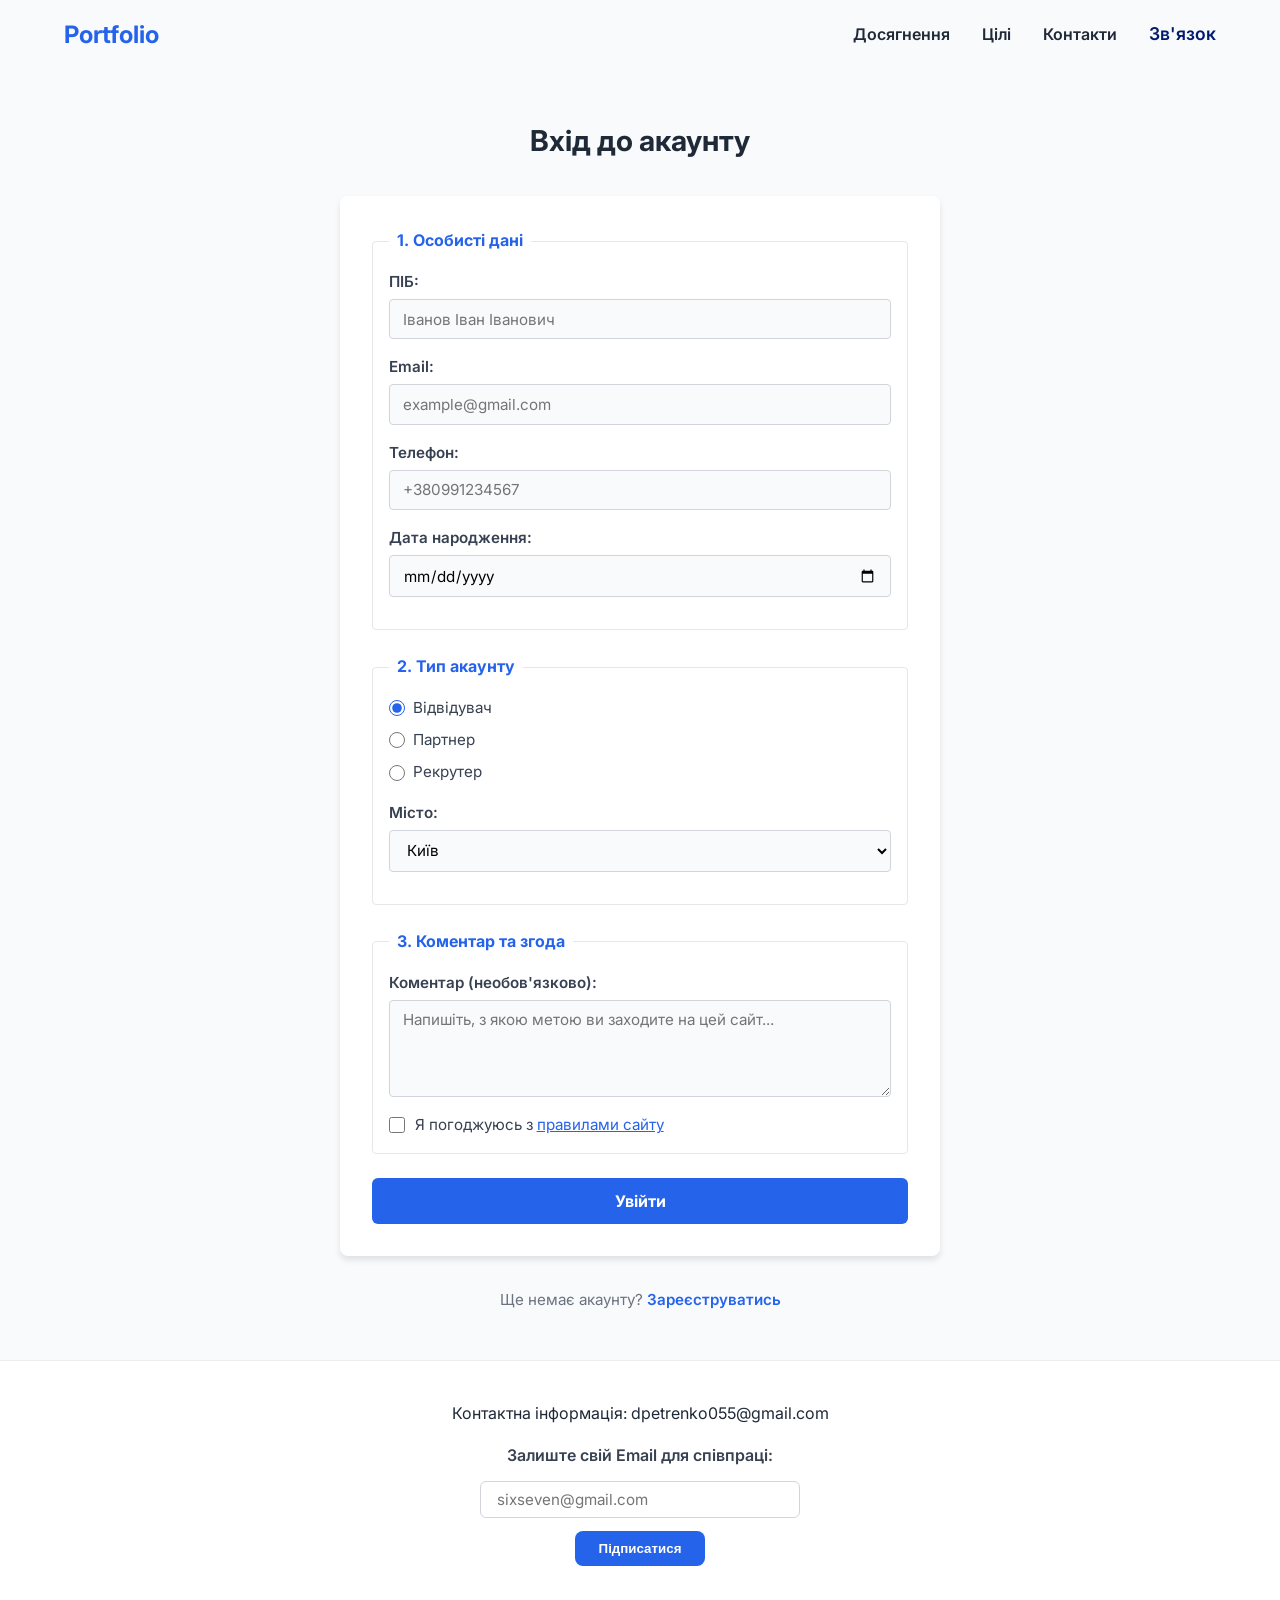
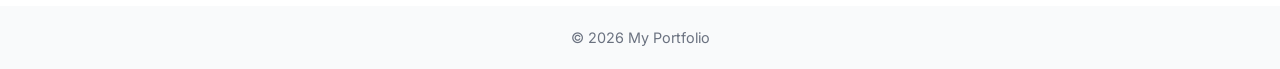
<file: login.html>
<!DOCTYPE html>
<html lang="uk">
<head>
    <meta charset="UTF-8">
    <meta name="viewport" content="width=device-width, initial-scale=1.0">
    <title>Вхід — Моє портфоліо</title>
    <link rel="preconnect" href="https://fonts.googleapis.com">
    <link rel="preconnect" href="https://fonts.gstatic.com" crossorigin>
    <link href="https://fonts.googleapis.com/css2?family=Inter:wght@400;600;700&display=swap" rel="stylesheet">
    <link rel="stylesheet" href="style.css">
    <link rel="stylesheet" href="form.css">
</head>
<body>

<header class="header">
    <div class="logo">Portfolio</div>
    <nav class="main-nav">
        <ul class="nav-list">
            <li><a href="index.html#achievements">Досягнення</a></li>
            <li><a href="index.html#goals">Цілі</a></li>
            <li><a href="index.html#contacts">Контакти</a></li>
        </ul>
    </nav>
    <div class="user-actions">
        <a href="index.html#contacts" class="btn btn-cart">Зв'язок</a>
    </div>
</header>

<main class="form-page">
    <h2>Вхід до акаунту</h2>

    <form action="https://formspree.io/f/xvzybdqa" method="POST" class="auth-form">

        <!-- Блок 1: Особисті дані -->
        <fieldset>
            <legend>1. Особисті дані</legend>

            <div class="form-group">
                <label for="fullName">ПІБ:</label>
                <input
                    type="text"
                    id="fullName"
                    name="fullName"
                    required
                    minlength="5"
                    placeholder="Іванов Іван Іванович"
                    title="Введіть повне ім'я (мінімум 5 символів)"
                />
            </div>

            <div class="form-group">
                <label for="email">Email:</label>
                <input
                    type="email"
                    id="email"
                    name="email"
                    required
                    placeholder="example@gmail.com"
                />
            </div>

            <div class="form-group">
                <label for="phone">Телефон:</label>
                <!-- Валідація на 10-12 цифр + код країни -->
                <input
                    type="tel"
                    id="phone"
                    name="phone"
                    pattern="[\+]\d{2}\d{10}"
                    placeholder="+380991234567"
                    required
                    title="Формат: +380XXXXXXXXXX"
                />
            </div>

            <div class="form-group">
                <label for="birthdate">Дата народження:</label>
                <input
                    type="date"
                    id="birthdate"
                    name="birthdate"
                    required
                />
            </div>
        </fieldset>

        <!-- Блок 2: Тип акаунту -->
        <fieldset>
            <legend>2. Тип акаунту</legend>

            <div class="form-radio">
                <input type="radio" id="roleVisitor" name="role" value="visitor" checked />
                <label for="roleVisitor">Відвідувач</label>
            </div>
            <div class="form-radio">
                <input type="radio" id="rolePartner" name="role" value="partner" />
                <label for="rolePartner">Партнер</label>
            </div>
            <div class="form-radio">
                <input type="radio" id="roleRecruiter" name="role" value="recruiter" />
                <label for="roleRecruiter">Рекрутер</label>
            </div>

            <div class="form-group" style="margin-top: 1rem;">
                <label for="city">Місто:</label>
                <select id="city" name="city">
                    <option value="kyiv">Київ</option>
                    <option value="lviv">Львів</option>
                    <option value="odesa">Одеса</option>
                    <option value="kharkiv">Харків</option>
                    <option value="dnipro">Дніпро</option>
                    <option value="kirovohrad">Кіровоград</option>
                    <option value="Dolynsʹka">Долинська</option>
                    <option value="Ivano-Frankivsʹk">Івано-Франківськ</option>
                    <option value="Zaporizhzhya">Запоріжжя</option>
                </select>
            </div>
        </fieldset>

        <!-- Блок 3: Коментар та згода -->
        <fieldset>
            <legend>3. Коментар та згода</legend>

            <div class="form-group">
                <label for="comment">Коментар (необов'язково):</label>
                <textarea
                    id="comment"
                    name="comment"
                    rows="4"
                    placeholder="Напишіть, з якою метою ви заходите на цей сайт..."
                ></textarea>
            </div>

            <div class="form-checkbox">
                <input type="checkbox" id="agree" name="agree" required />
                <label for="agree">Я погоджуюсь з <a href="#">правилами сайту</a></label>
            </div>
        </fieldset>

        <button type="submit" class="btn btn-primary">Увійти</button>
    </form>

    <p class="form-alt-link">Ще немає акаунту? <a href="register.html">Зареєструватись</a></p>
</main>

<footer id="contacts">
    <p>Контактна інформація: dpetrenko055@gmail.com</p>
    <form action="https://formspree.io/f/maqkewdp" method="POST">
        <label for="user-email">Залиште свій Email для співпраці:</label>
        <input type="email" name="email" id="user-email" placeholder="sixseven@gmail.com" required>
        <button type="submit" class="btn">Підписатися</button>
    </form>
</footer>

<p class="copyright">&copy; 2026 My Portfolio</p>

</body>
</html>
</file>
<file: style.css>
* {
    margin: 0;
    padding: 0;
    box-sizing: border-box;
}

:root {
    --primary-color: #2563eb;
    --primary-hover: #1d4ed8;
    --accent-color: #f59e0b;
    --text-dark: #1f2937;
    --text-light: #6b7280;
    --bg-color: #f9fafb;
    --font-main: "Inter", sans-serif;
}

body {
    font-family: var(--font-main);
    background-color: var(--bg-color);
    color: var(--text-dark);
    line-height: 1.6;
    font-size: 16px;
}

.header {
    display: flex;
    justify-content: space-between;
    align-items: center;
    padding: 1rem 5%;
}

.main-nav {
    margin-left: auto;
    margin-right: 2rem;
}

.logo {
    font-size: 1.5rem;
    font-weight: 700;
    color: var(--primary-color);
}

.nav-list {
    display: flex;
    gap: 2rem;
    list-style: none;
}

.nav-list a {
    text-decoration: none;
    color: var(--text-dark);
    font-weight: 600;
    transition: color 0.3s ease;
}

.nav-list a:hover {
    color: var(--primary-color);
}

.menu-toggle {
    display: none;
    background: none;
    border: none;
    cursor: pointer;
    color: var(--text-dark);
    padding: 4px;
    transition: color 0.3s ease;
}

.menu-toggle:hover {
    color: var(--primary-color);
}

.btn-cart {
    display: inline-flex;
    align-items: center;
    gap: 0.5rem;
    background: none;
    border: none;
    padding: 0;
    color: #001a72;
    font-family: inherit;
    font-size: 1.1rem;
    font-weight: 600;
    cursor: pointer;
    transition: color 0.3s ease;
    text-decoration: none;
}

.btn-cart:hover {
    color: var(--primary-color);
}

.btn-cart svg {
    flex-shrink: 0;
}

.banner {
    width: 100%;
    overflow: hidden;
    margin-bottom: 40px;
}

.banner img {
    width: 100%;
    height: auto;
    display: block;
    filter: brightness(0.9);
}

.page-layout {
    display: grid;
    grid-template-columns: 250px 1fr;
    gap: 2rem;
    padding: 2rem 5%;
}

.sidebar {
    background: #fff;
    padding: 20px;
    border-radius: 12px;
    box-shadow: 0 2px 10px rgba(0,0,0,0.05);
    height: fit-content;
}

.sidebar ul {
    list-style: none;
    margin-top: 10px;
}

.sidebar ul li {
    margin-bottom: 10px;
}

.sidebar ul li a {
    text-decoration: none;
    color: var(--text-dark);
    font-weight: 600;
    transition: color 0.3s;
}

.sidebar ul li a:hover {
    color: var(--primary-color);
}

section {
    padding: 40px 5%;
}

h2 {
    text-align: center;
    margin-bottom: 30px;
}

.achievement-item {
    display: flex;
    flex-direction: column;
    margin-bottom: 30px;
}

.achievement-item img {
    width: 300px;
    height: 200px;
    object-fit: cover;
    border-radius: 8px;
    margin-bottom: 10px;
}

.achievement-item .btn {
    display: block;
    padding: 10px 20px;
    background-color: #2563eb;
    color: white !important;
    text-decoration: none !important;
    border-radius: 6px;
    font-weight: 600;
    margin-top: 10px;
    text-align: center;
    border: none;
    cursor: pointer;
    transition: background 0.3s ease;
    align-self: flex-start;
}

.achievement-item .btn:hover {
    background-color: #1d4ed8;
}

.gallery-images {
    display: flex;
    gap: 15px;
    flex-wrap: wrap;
}

.gallery-images img {
    width: 300px;
    height: 300px;
    object-fit: cover;
    border-radius: 10px;
}

footer {
    padding: 40px 5%;
    background: #fff;
    border-top: 1px solid #eee;
    text-align: center;
}

footer form {
    margin-top: 20px;
    display: flex;
    flex-direction: column;
    align-items: center;
    gap: 10px;
}

footer input[type="email"] {
    padding: 10px 16px;
    border: 1px solid #ddd;
    border-radius: 8px;
    font-size: 1rem;
    width: 100%;
    max-width: 360px;
}

footer .btn {
    padding: 10px 24px;
    background-color: var(--primary-color);
    color: white;
    border: none;
    border-radius: 8px;
    font-weight: 600;
    cursor: pointer;
    transition: background 0.3s ease;
}

footer .btn:hover {
    background-color: var(--primary-hover);
}

.social-links {
    list-style: none;
    display: flex;
    justify-content: center;
    gap: 1.5rem;
    margin: 20px 0;
}

.social-links a {
    display: inline-flex;
    align-items: center;
    gap: 0.4rem;
    text-decoration: none;
    color: var(--text-light);
    font-weight: 600;
    transition: color 0.3s ease;
}

.social-links a svg {
    fill: var(--primary-color);
    stroke: var(--primary-color);
    transition: fill 0.3s ease, stroke 0.3s ease;
}

.social-links a:hover {
    color: var(--primary-color);
}

.social-links a:hover svg {
    fill: var(--primary-hover);
    stroke: var(--primary-hover);
}

/* GitHub іконка — тільки fill, не stroke */
.social-links li:last-child a svg {
    stroke: none;
}

.copyright {
    text-align: center;
    padding: 20px;
    color: var(--text-light);
    font-size: 0.9rem;
}

.user-actions .btn {
    background: none;
    border: none;
    padding: 0;
    color: #001a72;
    font-family: inherit;
    font-size: 1.1rem;
    font-weight: 600;
    line-height: normal;
    cursor: pointer;
    transition: color 0.3s ease;
    text-decoration: none;
    display: inline-flex;
    align-items: center;
    gap: 0.5rem;
}

.user-actions .btn:hover {
    color: #2563eb;
    background: none;
}

@media screen and (max-width: 768px) {
    .menu-toggle {
        display: block;
    }

    .main-nav ul {
        display: none;
    }

    .main-nav.open ul {
        display: flex;
        flex-direction: column;
        gap: 0.75rem;
        position: absolute;
        top: 70px;
        left: 0;
        right: 0;
        background: #fff;
        padding: 1rem 5%;
        box-shadow: 0 4px 12px rgba(0,0,0,0.1);
        z-index: 100;
    }

    .header {
        position: relative;
        flex-wrap: wrap;
        gap: 0.5rem;
    }

    .main-nav {
        margin-left: 0;
        margin-right: 0;
    }

    h2 {
        font-size: 1.5rem;
    }

    .page-layout {
        grid-template-columns: 1fr;
        padding: 1rem;
    }

    section {
        padding: 20px 1rem;
    }

    .gallery-images img {
        width: 100%;
        height: auto;
    }

    .social-links {
        flex-direction: column;
        align-items: center;
        gap: 0.75rem;
    }
}
</file>
<file: form.css>
.form-page {
    max-width: 640px;
    margin: 3rem auto;
    padding: 0 1rem;
}

.form-page h2 {
    text-align: center;
    margin-bottom: 2rem;
    font-size: 1.8rem;
    color: #1f2937;
}

.auth-form,
.checkout-form {
    max-width: 600px;
    margin: 2rem auto;
    background: #fff;
    padding: 2rem;
    border-radius: 8px;
    box-shadow: 0 4px 6px rgba(0, 0, 0, 0.1);
}

fieldset {
    border: 1px solid #e5e7eb;
    padding: 1rem;
    margin-bottom: 1.5rem;
    border-radius: 4px;
}

fieldset legend {
    font-weight: 700;
    color: #2563eb;
    padding: 0 0.5rem;
    font-size: 1rem;
}

.form-group {
    display: flex;
    flex-direction: column;
    margin-bottom: 1rem;
}

.form-group label {
    font-weight: 600;
    margin-bottom: 0.3rem;
    color: #374151;
    font-size: 0.95rem;
}

.form-group input,
.form-group select,
.form-group textarea {
    padding: 0.6rem 0.8rem;
    border: 1px solid #d1d5db;
    border-radius: 4px;
    font-family: inherit;
    font-size: 0.95rem;
    transition: border-color 0.2s ease, outline 0.2s ease;
    background-color: #f9fafb;
}

.form-group input:focus,
.form-group select:focus,
.form-group textarea:focus {
    outline: none;
    border-color: #2563eb;
    background-color: #fff;
}

.form-group input:invalid:focus {
    border-color: red;
    outline: none;
}

.form-group input:valid {
    border-color: green;
}

.form-group input:not(:required):not(:focus) {
    border-color: #d1d5db;
}

.form-radio {
    display: flex;
    align-items: center;
    gap: 0.5rem;
    margin-bottom: 0.5rem;
}

.form-radio input[type="radio"] {
    accent-color: #2563eb;
    width: 1rem;
    height: 1rem;
    cursor: pointer;
}

.form-radio label {
    font-size: 0.95rem;
    cursor: pointer;
    color: #374151;
}

.form-checkbox {
    display: flex;
    align-items: center;
    gap: 0.6rem;
    margin-top: 0.5rem;
}

.form-checkbox input[type="checkbox"] {
    accent-color: #2563eb;
    width: 1rem;
    height: 1rem;
    cursor: pointer;
}

.form-checkbox label {
    font-size: 0.95rem;
    color: #374151;
    cursor: pointer;
}

.form-checkbox label a {
    color: #2563eb;
    text-decoration: underline;
}

.btn-primary {
    display: block;
    width: 100%;
    padding: 0.8rem;
    background-color: #2563eb;
    color: #fff;
    border: none;
    border-radius: 6px;
    font-size: 1rem;
    font-weight: 700;
    cursor: pointer;
    transition: background-color 0.3s ease;
    margin-top: 0.5rem;
    font-family: inherit;
}

.btn-primary:hover {
    background-color: #1d4ed8;
}

/* ===== ALT LINK ===== */
.form-alt-link {
    text-align: center;
    margin-top: 1.2rem;
    color: #6b7280;
    font-size: 0.95rem;
}

.form-alt-link a {
    color: #2563eb;
    font-weight: 600;
    text-decoration: none;
}

.form-alt-link a:hover {
    text-decoration: underline;
}

footer form {
    display: flex;
    flex-direction: column;
    align-items: center;
    gap: 0.8rem;
    margin-top: 1rem;
}

footer form label {
    font-weight: 600;
    color: #374151;
}

footer form input[type="email"] {
    padding: 0.5rem 1rem;
    border: 1px solid #d1d5db;
    border-radius: 6px;
    font-size: 0.95rem;
    width: 100%;
    max-width: 320px;
    font-family: inherit;
}

footer form input[type="email"]:focus {
    outline: none;
    border-color: #2563eb;
}

@media screen and (max-width: 640px) {
    .auth-form,
    .checkout-form {
        padding: 1.2rem;
    }
}
</file>
